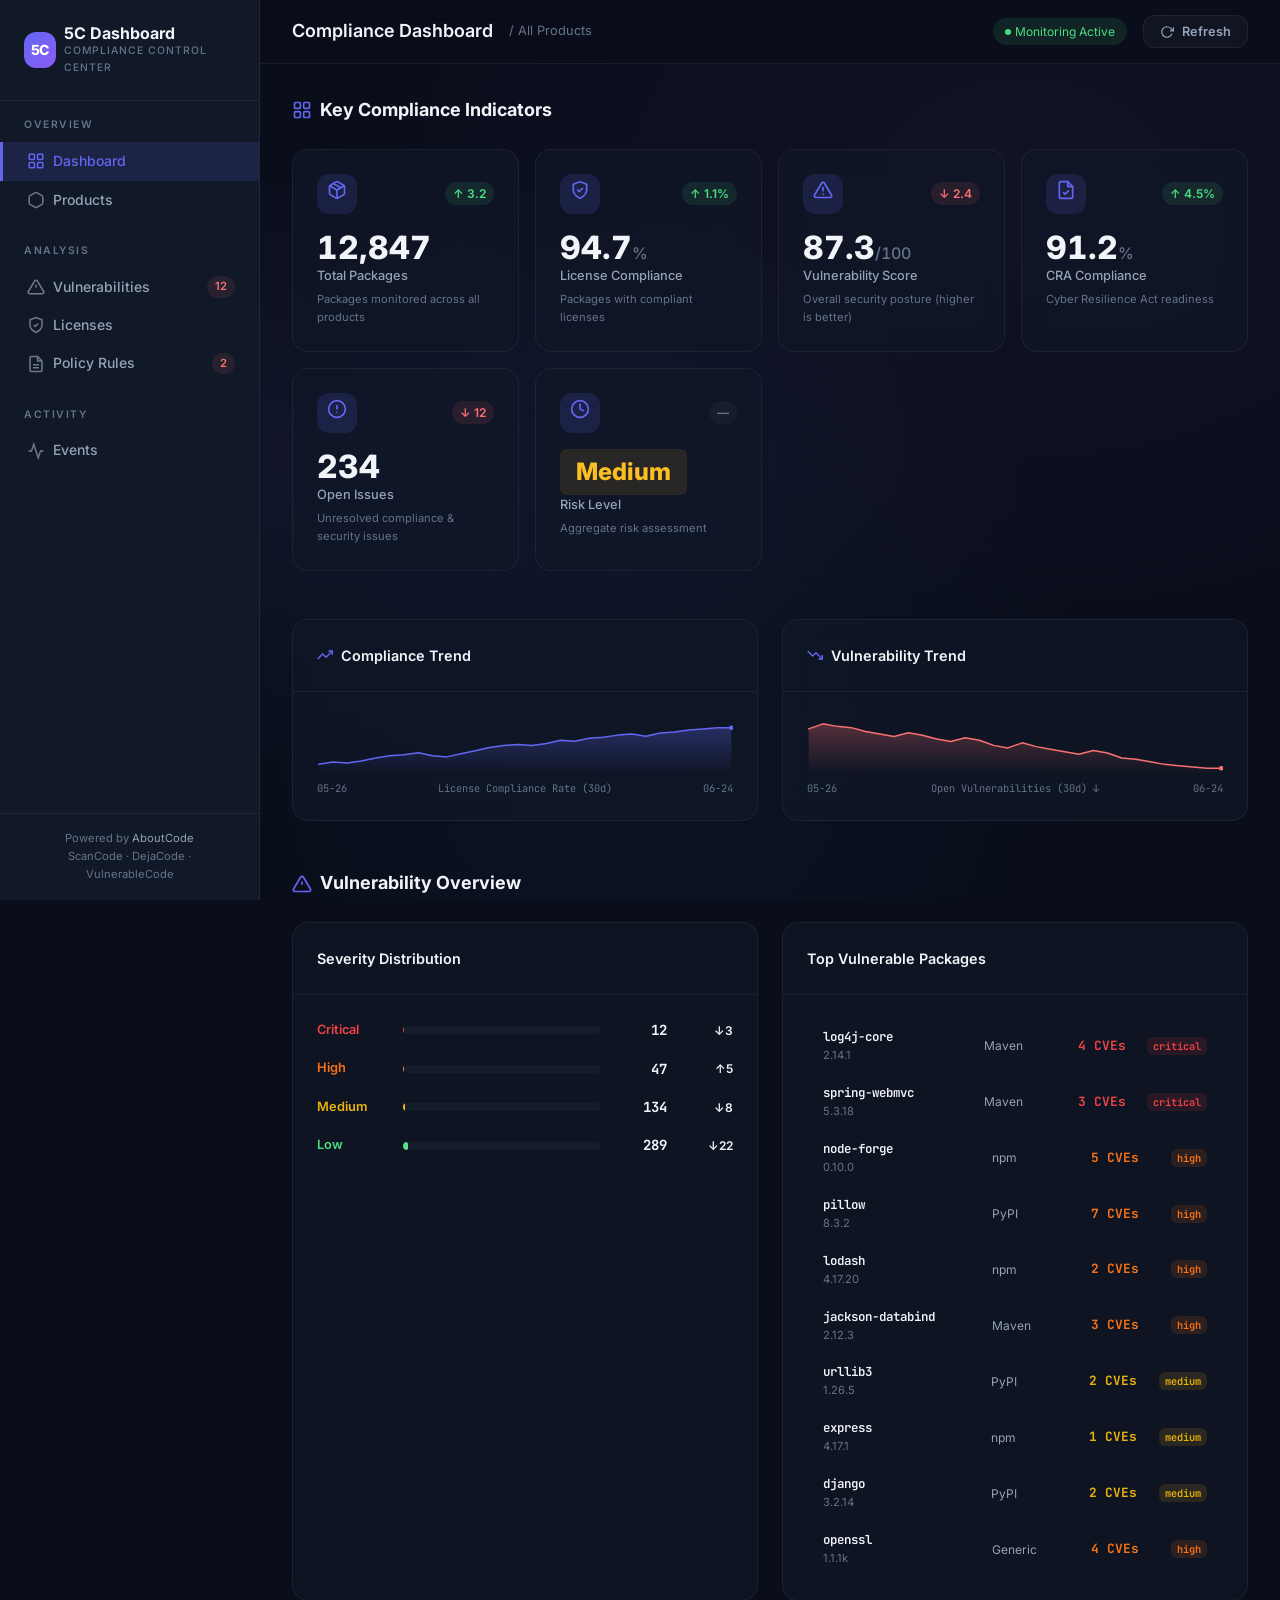
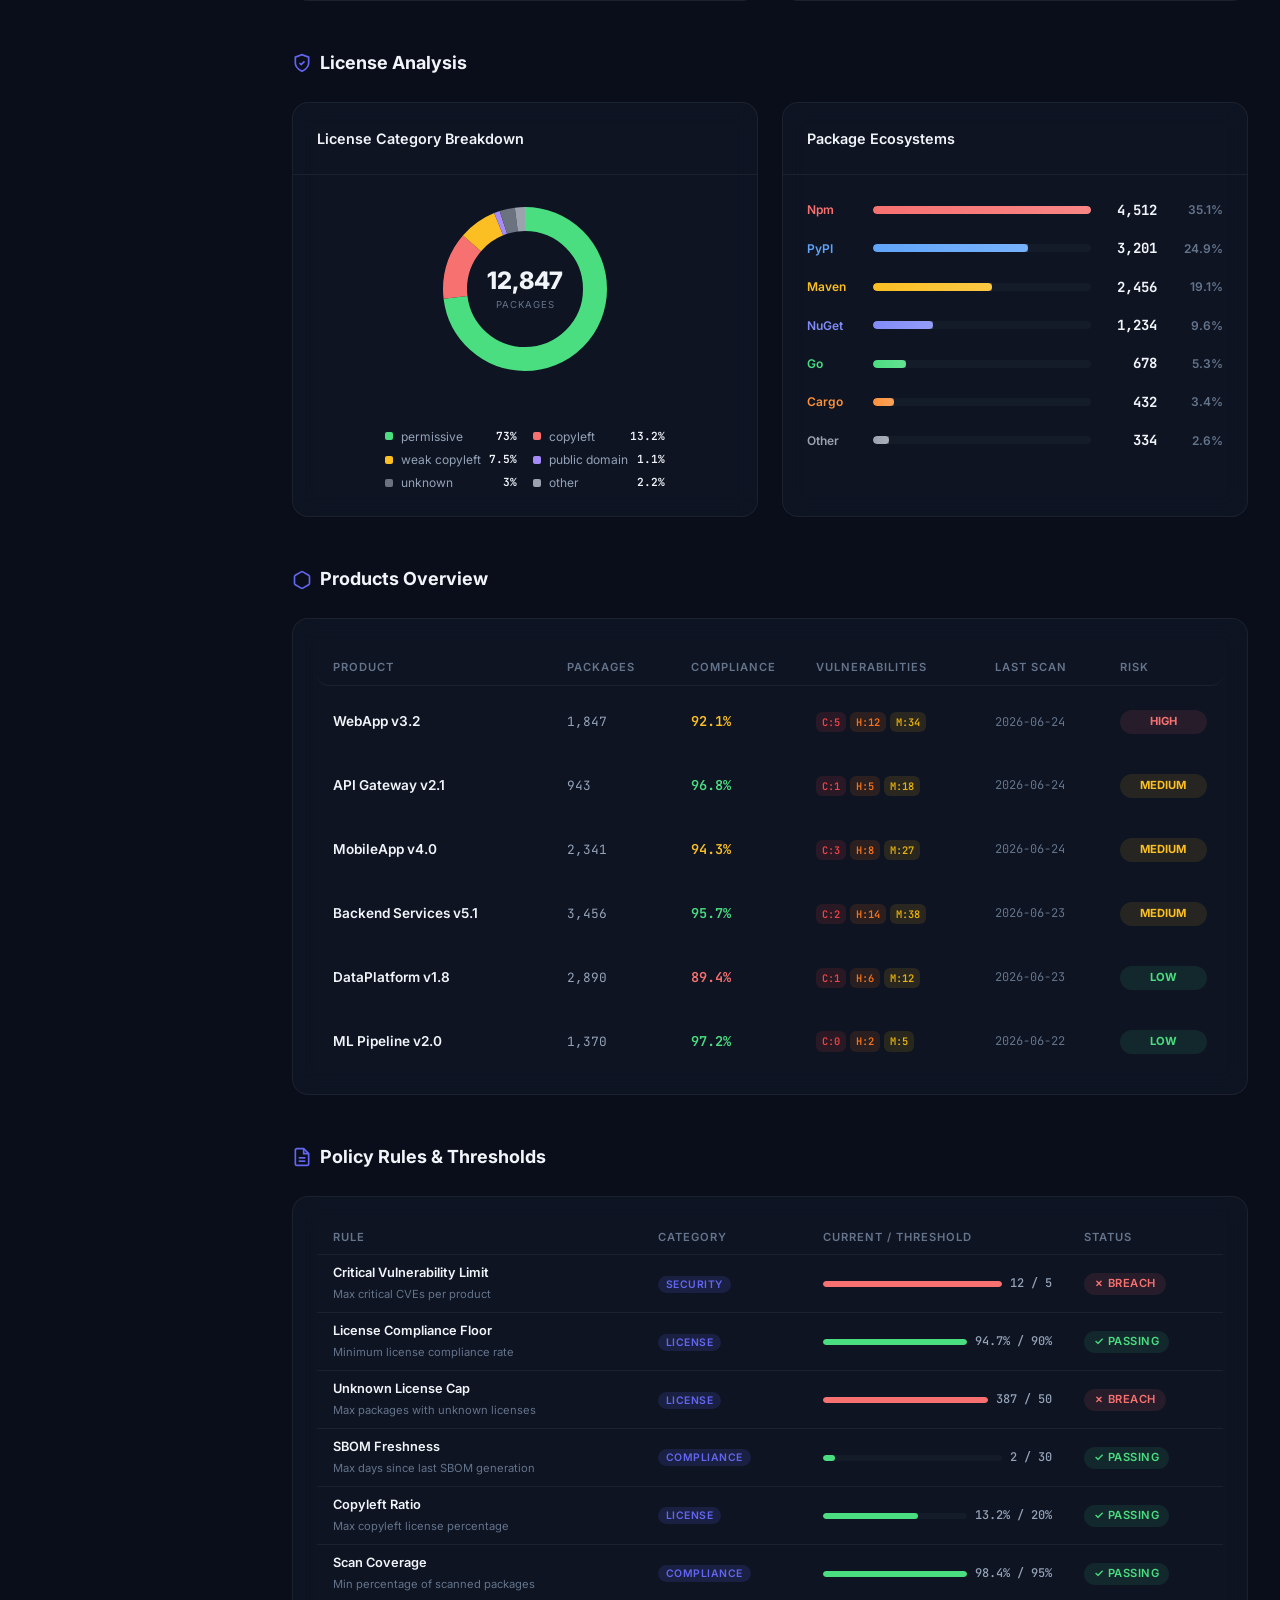
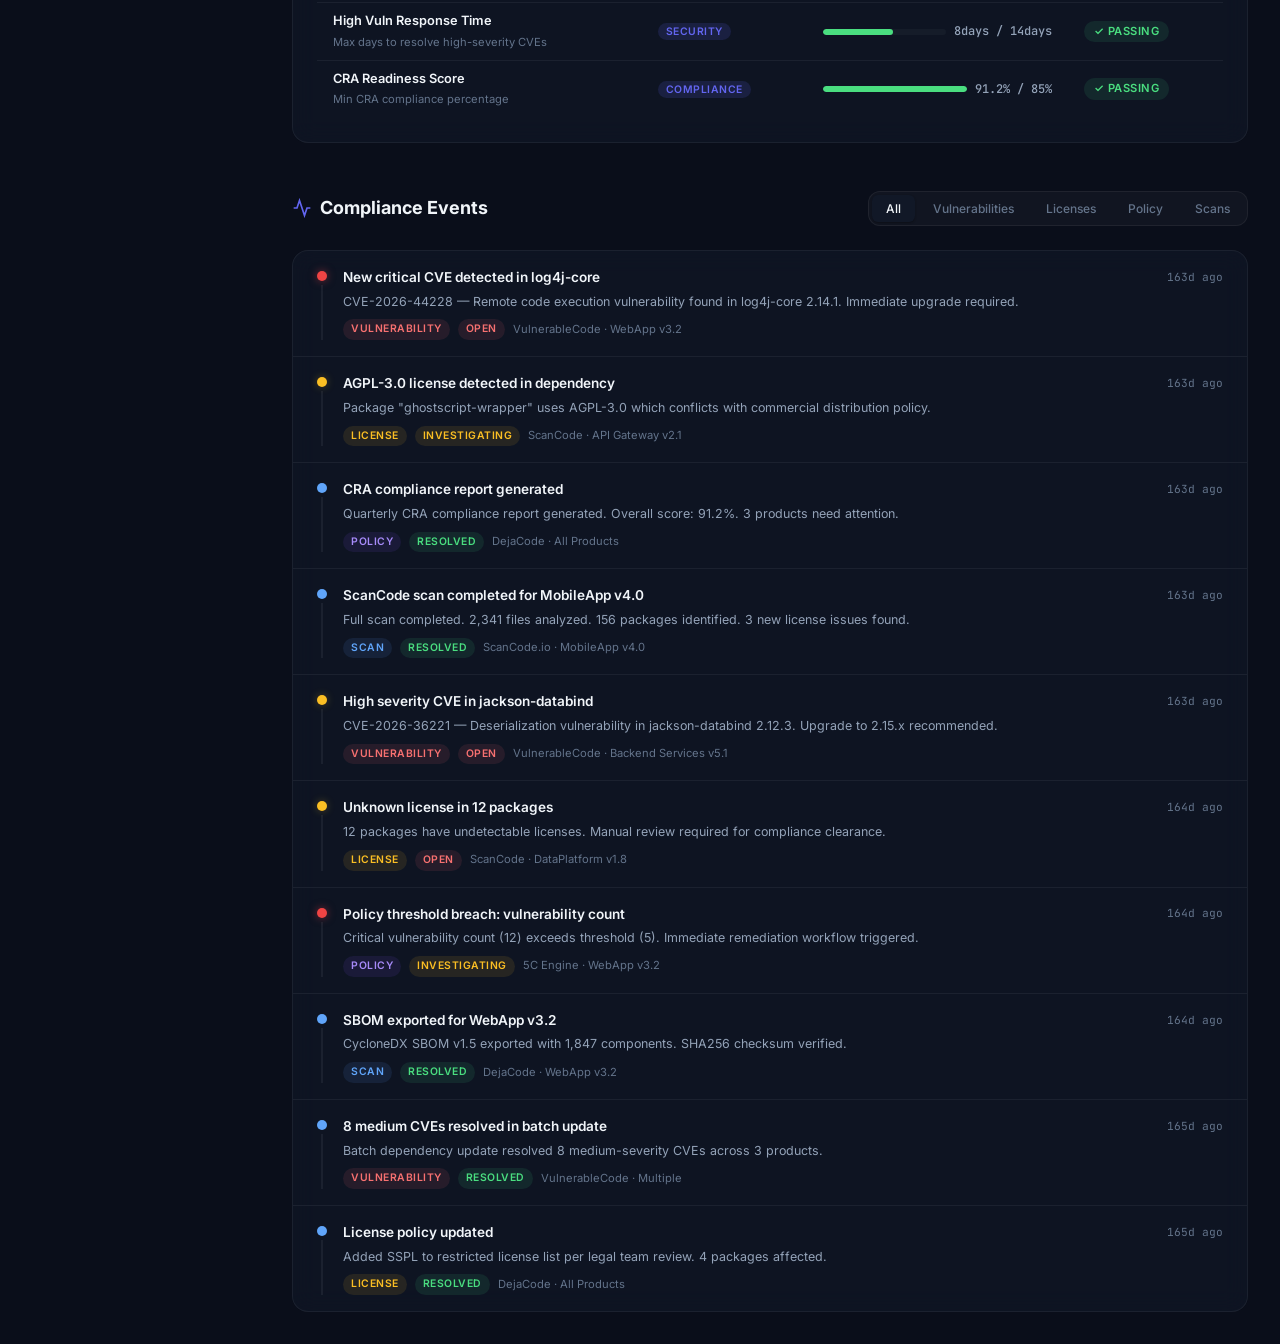
<file: 5c-dashboard/index.html>
<!DOCTYPE html>
<html lang="en">
<head>
  <meta charset="UTF-8">
  <meta name="viewport" content="width=device-width, initial-scale=1.0">
  <title>5C — Continuous Code Compliance Control Center | AboutCode</title>
  <meta name="description" content="5C provides visual compliance observability for software supply chains. Monitor packages, licenses, vulnerabilities, and CRA compliance at scale.">
  <meta name="author" content="AboutCode">
  <meta name="keywords" content="compliance, cybersecurity, SBOM, license, vulnerability, CRA, AboutCode, ScanCode, DejaCode">
  <meta property="og:title" content="5C — Continuous Code Compliance Control Center">
  <meta property="og:description" content="Visual compliance observability for software supply chains at scale.">
  <meta property="og:type" content="website">
  <link rel="icon" href="data:image/svg+xml,<svg xmlns='http://www.w3.org/2000/svg' viewBox='0 0 100 100'><text y='.9em' font-size='90'>🛡️</text></svg>">
  <link rel="stylesheet" href="index.css">
</head>
<body>

<div class="app-layout">

  <!-- ═══ Sidebar ═══ -->
  <aside class="sidebar" id="sidebar">
    <div class="sidebar-header">
      <div class="sidebar-logo">
        <div class="logo-icon">5C</div>
        <div class="logo-text">
          <span class="title">5C Dashboard</span>
          <span class="subtitle">Compliance Control Center</span>
        </div>
      </div>
    </div>

    <nav class="sidebar-nav">
      <div class="nav-section">
        <div class="nav-section-title">Overview</div>
        <div class="nav-item active" data-section="section-kci">
          <svg class="nav-icon" viewBox="0 0 24 24" fill="none" stroke="currentColor" stroke-width="2"><rect x="3" y="3" width="7" height="7" rx="1"/><rect x="14" y="3" width="7" height="7" rx="1"/><rect x="3" y="14" width="7" height="7" rx="1"/><rect x="14" y="14" width="7" height="7" rx="1"/></svg>
          Dashboard
        </div>
        <div class="nav-item" data-section="section-products">
          <svg class="nav-icon" viewBox="0 0 24 24" fill="none" stroke="currentColor" stroke-width="2"><path d="M21 16V8a2 2 0 0 0-1-1.73l-7-4a2 2 0 0 0-2 0l-7 4A2 2 0 0 0 3 8v8a2 2 0 0 0 1 1.73l7 4a2 2 0 0 0 2 0l7-4A2 2 0 0 0 21 16z"/></svg>
          Products
        </div>
      </div>

      <div class="nav-section">
        <div class="nav-section-title">Analysis</div>
        <div class="nav-item" data-section="section-vulnerabilities">
          <svg class="nav-icon" viewBox="0 0 24 24" fill="none" stroke="currentColor" stroke-width="2"><path d="M10.29 3.86L1.82 18a2 2 0 0 0 1.71 3h16.94a2 2 0 0 0 1.71-3L13.71 3.86a2 2 0 0 0-3.42 0z"/><line x1="12" y1="9" x2="12" y2="13"/><line x1="12" y1="17" x2="12.01" y2="17"/></svg>
          Vulnerabilities
          <span class="nav-badge">12</span>
        </div>
        <div class="nav-item" data-section="section-licenses">
          <svg class="nav-icon" viewBox="0 0 24 24" fill="none" stroke="currentColor" stroke-width="2"><path d="M12 22s8-4 8-10V5l-8-3-8 3v7c0 6 8 10 8 10z"/><path d="M9 12l2 2 4-4"/></svg>
          Licenses
        </div>
        <div class="nav-item" data-section="section-policies">
          <svg class="nav-icon" viewBox="0 0 24 24" fill="none" stroke="currentColor" stroke-width="2"><path d="M14 2H6a2 2 0 0 0-2 2v16a2 2 0 0 0 2 2h12a2 2 0 0 0 2-2V8z"/><polyline points="14 2 14 8 20 8"/><line x1="16" y1="13" x2="8" y2="13"/><line x1="16" y1="17" x2="8" y2="17"/></svg>
          Policy Rules
          <span class="nav-badge">2</span>
        </div>
      </div>

      <div class="nav-section">
        <div class="nav-section-title">Activity</div>
        <div class="nav-item" data-section="section-events">
          <svg class="nav-icon" viewBox="0 0 24 24" fill="none" stroke="currentColor" stroke-width="2"><polyline points="22 12 18 12 15 21 9 3 6 12 2 12"/></svg>
          Events
        </div>
      </div>
    </nav>

    <div class="sidebar-footer">
      <div class="sidebar-footer-text">
        Powered by <a href="https://aboutcode.org" target="_blank" rel="noopener">AboutCode</a><br>
        ScanCode · DejaCode · VulnerableCode
      </div>
    </div>
  </aside>

  <!-- ═══ Main Content ═══ -->
  <main class="main-content">

    <!-- Header -->
    <header class="header">
      <div class="header-left">
        <button class="mobile-menu-btn" id="mobile-menu-btn">
          <svg width="20" height="20" viewBox="0 0 24 24" fill="none" stroke="currentColor" stroke-width="2"><line x1="3" y1="12" x2="21" y2="12"/><line x1="3" y1="6" x2="21" y2="6"/><line x1="3" y1="18" x2="21" y2="18"/></svg>
        </button>
        <h1 class="header-title">Compliance Dashboard</h1>
        <span class="header-breadcrumb">/ All Products</span>
      </div>
      <div class="header-right">
        <div class="header-status">
          <span class="status-dot"></span>
          Monitoring Active
        </div>
        <button class="btn" title="Refresh data">
          <svg width="14" height="14" viewBox="0 0 24 24" fill="none" stroke="currentColor" stroke-width="2"><polyline points="23 4 23 10 17 10"/><path d="M20.49 15a9 9 0 1 1-2.12-9.36L23 10"/></svg>
          Refresh
        </button>
      </div>
    </header>

    <!-- Page Content -->
    <div class="page-content">

      <!-- ═══ KCI Section ═══ -->
      <section id="section-kci">
        <div class="section-header">
          <h2 class="section-title">
            <svg class="section-icon" viewBox="0 0 24 24" fill="none" stroke="currentColor" stroke-width="2"><rect x="3" y="3" width="7" height="7" rx="1"/><rect x="14" y="3" width="7" height="7" rx="1"/><rect x="3" y="14" width="7" height="7" rx="1"/><rect x="14" y="14" width="7" height="7" rx="1"/></svg>
            Key Compliance Indicators
          </h2>
        </div>
        <div class="kci-grid" id="kci-grid"></div>
      </section>

      <!-- ═══ Trends Section ═══ -->
      <div class="dashboard-grid" style="margin-bottom:var(--space-2xl)">
        <div class="card">
          <div class="card-header">
            <span class="card-title">
              <svg class="card-icon" viewBox="0 0 24 24" fill="none" stroke="currentColor" stroke-width="2"><polyline points="23 6 13.5 15.5 8.5 10.5 1 18"/><polyline points="17 6 23 6 23 12"/></svg>
              Compliance Trend
            </span>
          </div>
          <div class="card-body" id="compliance-trend"></div>
        </div>
        <div class="card">
          <div class="card-header">
            <span class="card-title">
              <svg class="card-icon" viewBox="0 0 24 24" fill="none" stroke="currentColor" stroke-width="2"><polyline points="23 18 13.5 8.5 8.5 13.5 1 6"/><polyline points="17 18 23 18 23 12"/></svg>
              Vulnerability Trend
            </span>
          </div>
          <div class="card-body" id="vuln-trend"></div>
        </div>
      </div>

      <!-- ═══ Vulnerabilities Section ═══ -->
      <section id="section-vulnerabilities">
        <div class="section-header">
          <h2 class="section-title">
            <svg class="section-icon" viewBox="0 0 24 24" fill="none" stroke="currentColor" stroke-width="2"><path d="M10.29 3.86L1.82 18a2 2 0 0 0 1.71 3h16.94a2 2 0 0 0 1.71-3L13.71 3.86a2 2 0 0 0-3.42 0z"/><line x1="12" y1="9" x2="12" y2="13"/><line x1="12" y1="17" x2="12.01" y2="17"/></svg>
            Vulnerability Overview
          </h2>
        </div>
        <div class="dashboard-grid">
          <div class="card">
            <div class="card-header">
              <span class="card-title">Severity Distribution</span>
            </div>
            <div class="card-body">
              <div class="severity-bars" id="vuln-severity-bars"></div>
            </div>
          </div>
          <div class="card">
            <div class="card-header">
              <span class="card-title">Top Vulnerable Packages</span>
            </div>
            <div class="card-body">
              <div class="vuln-package-list" id="top-vuln-packages"></div>
            </div>
          </div>
        </div>
      </section>

      <!-- ═══ Licenses Section ═══ -->
      <section id="section-licenses" style="margin-top:var(--space-2xl)">
        <div class="section-header">
          <h2 class="section-title">
            <svg class="section-icon" viewBox="0 0 24 24" fill="none" stroke="currentColor" stroke-width="2"><path d="M12 22s8-4 8-10V5l-8-3-8 3v7c0 6 8 10 8 10z"/><path d="M9 12l2 2 4-4"/></svg>
            License Analysis
          </h2>
        </div>
        <div class="dashboard-grid">
          <div class="card">
            <div class="card-header">
              <span class="card-title">License Category Breakdown</span>
            </div>
            <div class="card-body" id="license-donut"></div>
          </div>
          <div class="card">
            <div class="card-header">
              <span class="card-title">Package Ecosystems</span>
            </div>
            <div class="card-body" id="ecosystem-chart"></div>
          </div>
        </div>
      </section>

      <!-- ═══ Products Section ═══ -->
      <section id="section-products" style="margin-top:var(--space-2xl)">
        <div class="section-header">
          <h2 class="section-title">
            <svg class="section-icon" viewBox="0 0 24 24" fill="none" stroke="currentColor" stroke-width="2"><path d="M21 16V8a2 2 0 0 0-1-1.73l-7-4a2 2 0 0 0-2 0l-7 4A2 2 0 0 0 3 8v8a2 2 0 0 0 1 1.73l7 4a2 2 0 0 0 2 0l7-4A2 2 0 0 0 21 16z"/></svg>
            Products Overview
          </h2>
        </div>
        <div class="card full-width">
          <div class="card-body">
            <div class="products-grid" id="products-grid"></div>
          </div>
        </div>
      </section>

      <!-- ═══ Policy Rules Section ═══ -->
      <section id="section-policies" style="margin-top:var(--space-2xl)">
        <div class="section-header">
          <h2 class="section-title">
            <svg class="section-icon" viewBox="0 0 24 24" fill="none" stroke="currentColor" stroke-width="2"><path d="M14 2H6a2 2 0 0 0-2 2v16a2 2 0 0 0 2 2h12a2 2 0 0 0 2-2V8z"/><polyline points="14 2 14 8 20 8"/><line x1="16" y1="13" x2="8" y2="13"/><line x1="16" y1="17" x2="8" y2="17"/></svg>
            Policy Rules & Thresholds
          </h2>
        </div>
        <div class="card full-width">
          <div class="card-body" style="overflow-x:auto">
            <table class="policy-table">
              <thead>
                <tr>
                  <th>Rule</th>
                  <th>Category</th>
                  <th>Current / Threshold</th>
                  <th>Status</th>
                </tr>
              </thead>
              <tbody id="policy-rules-body"></tbody>
            </table>
          </div>
        </div>
      </section>

      <!-- ═══ Events Timeline Section ═══ -->
      <section id="section-events" style="margin-top:var(--space-2xl)">
        <div class="section-header">
          <h2 class="section-title">
            <svg class="section-icon" viewBox="0 0 24 24" fill="none" stroke="currentColor" stroke-width="2"><polyline points="22 12 18 12 15 21 9 3 6 12 2 12"/></svg>
            Compliance Events
          </h2>
          <div class="filter-bar">
            <button class="filter-btn active" data-filter="all">All</button>
            <button class="filter-btn" data-filter="vulnerability">Vulnerabilities</button>
            <button class="filter-btn" data-filter="license">Licenses</button>
            <button class="filter-btn" data-filter="policy">Policy</button>
            <button class="filter-btn" data-filter="scan">Scans</button>
          </div>
        </div>
        <div class="card full-width">
          <div class="events-list" id="events-list"></div>
        </div>
      </section>

    </div><!-- /page-content -->
  </main>
</div><!-- /app-layout -->

<!-- ═══ Detail Panel (Drill-Down) ═══ -->
<div class="detail-overlay" id="detail-overlay"></div>
<div class="detail-panel" id="detail-panel">
  <div class="detail-panel-header">
    <h3 class="detail-panel-title" id="detail-panel-title"></h3>
    <button class="detail-close-btn" id="detail-close-btn">
      <svg width="16" height="16" viewBox="0 0 24 24" fill="none" stroke="currentColor" stroke-width="2"><line x1="18" y1="6" x2="6" y2="18"/><line x1="6" y1="6" x2="18" y2="18"/></svg>
    </button>
  </div>
  <div class="detail-panel-body" id="detail-panel-body"></div>
</div>

<!-- Scripts -->
<script src="data/mock-data.js"></script>
<script src="app.js"></script>

</body>
</html>
</file>
<file: 5c-dashboard/index.css>
/* ═══════════════════════════════════════════════════════════
   5C: Continuous Code Compliance Control Center
   Design System & Styles
   ═══════════════════════════════════════════════════════════ */

/* ── Google Fonts ── */
@import url('https://fonts.googleapis.com/css2?family=Inter:wght@300;400;500;600;700;800&family=JetBrains+Mono:wght@400;500&display=swap');

/* ── CSS Custom Properties ── */
:root {
  /* Colors - Dark Theme */
  --bg-primary: #0a0e1a;
  --bg-secondary: #111827;
  --bg-card: rgba(17, 24, 39, 0.7);
  --bg-card-hover: rgba(30, 41, 59, 0.8);
  --bg-glass: rgba(255, 255, 255, 0.03);
  --bg-glass-hover: rgba(255, 255, 255, 0.06);

  --border-primary: rgba(255, 255, 255, 0.06);
  --border-hover: rgba(255, 255, 255, 0.12);
  --border-accent: rgba(99, 102, 241, 0.4);

  --text-primary: #f1f5f9;
  --text-secondary: #94a3b8;
  --text-muted: #64748b;
  --text-accent: #818cf8;

  /* Accent Colors */
  --accent-primary: #6366f1;
  --accent-primary-glow: rgba(99, 102, 241, 0.15);
  --accent-secondary: #8b5cf6;

  /* Status Colors */
  --color-success: #4ade80;
  --color-success-bg: rgba(74, 222, 128, 0.1);
  --color-warning: #fbbf24;
  --color-warning-bg: rgba(251, 191, 36, 0.1);
  --color-danger: #f87171;
  --color-danger-bg: rgba(248, 113, 113, 0.1);
  --color-info: #60a5fa;
  --color-info-bg: rgba(96, 165, 250, 0.1);
  --color-critical: #ef4444;
  --color-critical-bg: rgba(239, 68, 68, 0.12);

  /* Typography */
  --font-sans: 'Inter', -apple-system, BlinkMacSystemFont, 'Segoe UI', sans-serif;
  --font-mono: 'JetBrains Mono', 'Fira Code', monospace;

  /* Spacing */
  --space-xs: 0.25rem;
  --space-sm: 0.5rem;
  --space-md: 1rem;
  --space-lg: 1.5rem;
  --space-xl: 2rem;
  --space-2xl: 3rem;

  /* Radii */
  --radius-sm: 0.375rem;
  --radius-md: 0.75rem;
  --radius-lg: 1rem;
  --radius-xl: 1.25rem;

  /* Shadows */
  --shadow-sm: 0 1px 2px rgba(0, 0, 0, 0.3);
  --shadow-md: 0 4px 12px rgba(0, 0, 0, 0.4);
  --shadow-lg: 0 8px 32px rgba(0, 0, 0, 0.5);
  --shadow-glow: 0 0 20px rgba(99, 102, 241, 0.15);

  /* Transitions */
  --transition-fast: 150ms cubic-bezier(0.4, 0, 0.2, 1);
  --transition-base: 250ms cubic-bezier(0.4, 0, 0.2, 1);
  --transition-slow: 400ms cubic-bezier(0.4, 0, 0.2, 1);

  /* Layout */
  --sidebar-width: 260px;
  --header-height: 64px;
  --content-max-width: 1600px;
}

/* ── Reset & Base ── */
*,
*::before,
*::after {
  margin: 0;
  padding: 0;
  box-sizing: border-box;
}

html {
  font-size: 16px;
  scroll-behavior: smooth;
  -webkit-font-smoothing: antialiased;
  -moz-osx-font-smoothing: grayscale;
}

body {
  font-family: var(--font-sans);
  background: var(--bg-primary);
  color: var(--text-primary);
  line-height: 1.6;
  min-height: 100vh;
  overflow-x: hidden;
}

/* Animated gradient background */
body::before {
  content: '';
  position: fixed;
  top: 0;
  left: 0;
  width: 100%;
  height: 100%;
  background:
    radial-gradient(ellipse at 20% 50%, rgba(99, 102, 241, 0.08) 0%, transparent 50%),
    radial-gradient(ellipse at 80% 20%, rgba(139, 92, 246, 0.06) 0%, transparent 50%),
    radial-gradient(ellipse at 50% 80%, rgba(59, 130, 246, 0.05) 0%, transparent 50%);
  pointer-events: none;
  z-index: 0;
}

a {
  color: var(--text-accent);
  text-decoration: none;
  transition: color var(--transition-fast);
}

a:hover {
  color: var(--accent-primary);
}

/* ── Layout ── */
.app-layout {
  display: flex;
  min-height: 100vh;
  position: relative;
  z-index: 1;
}

/* ── Sidebar ── */
.sidebar {
  width: var(--sidebar-width);
  background: var(--bg-secondary);
  border-right: 1px solid var(--border-primary);
  display: flex;
  flex-direction: column;
  position: fixed;
  top: 0;
  left: 0;
  height: 100vh;
  z-index: 100;
  transition: transform var(--transition-base);
}

.sidebar-header {
  padding: var(--space-lg);
  border-bottom: 1px solid var(--border-primary);
}

.sidebar-logo {
  display: flex;
  align-items: center;
  gap: var(--space-sm);
}

.sidebar-logo .logo-icon {
  width: 36px;
  height: 36px;
  background: linear-gradient(135deg, var(--accent-primary), var(--accent-secondary));
  border-radius: var(--radius-md);
  display: flex;
  align-items: center;
  justify-content: center;
  font-weight: 800;
  font-size: 0.875rem;
  color: white;
  letter-spacing: -0.5px;
}

.sidebar-logo .logo-text {
  display: flex;
  flex-direction: column;
}

.sidebar-logo .logo-text .title {
  font-size: 1rem;
  font-weight: 700;
  color: var(--text-primary);
  line-height: 1.2;
}

.sidebar-logo .logo-text .subtitle {
  font-size: 0.65rem;
  color: var(--text-muted);
  text-transform: uppercase;
  letter-spacing: 1px;
  font-weight: 500;
}

.sidebar-nav {
  flex: 1;
  padding: var(--space-md) 0;
  overflow-y: auto;
}

.nav-section {
  margin-bottom: var(--space-lg);
}

.nav-section-title {
  font-size: 0.65rem;
  font-weight: 600;
  text-transform: uppercase;
  letter-spacing: 1.5px;
  color: var(--text-muted);
  padding: 0 var(--space-lg);
  margin-bottom: var(--space-sm);
}

.nav-item {
  display: flex;
  align-items: center;
  gap: var(--space-sm);
  padding: var(--space-sm) var(--space-lg);
  color: var(--text-secondary);
  font-size: 0.875rem;
  font-weight: 500;
  cursor: pointer;
  transition: all var(--transition-fast);
  border-left: 3px solid transparent;
  user-select: none;
}

.nav-item:hover {
  color: var(--text-primary);
  background: var(--bg-glass-hover);
}

.nav-item.active {
  color: var(--accent-primary);
  background: var(--accent-primary-glow);
  border-left-color: var(--accent-primary);
}

.nav-item .nav-icon {
  width: 18px;
  height: 18px;
  opacity: 0.7;
  flex-shrink: 0;
}

.nav-item.active .nav-icon {
  opacity: 1;
}

.nav-item .nav-badge {
  margin-left: auto;
  font-size: 0.7rem;
  font-weight: 600;
  padding: 2px 8px;
  border-radius: 999px;
  background: var(--color-danger-bg);
  color: var(--color-danger);
}

.sidebar-footer {
  padding: var(--space-md) var(--space-lg);
  border-top: 1px solid var(--border-primary);
}

.sidebar-footer-text {
  font-size: 0.7rem;
  color: var(--text-muted);
  text-align: center;
}

.sidebar-footer-text a {
  color: var(--text-secondary);
}

/* ── Main Content ── */
.main-content {
  flex: 1;
  margin-left: var(--sidebar-width);
  min-height: 100vh;
}

/* ── Header ── */
.header {
  height: var(--header-height);
  background: rgba(10, 14, 26, 0.8);
  backdrop-filter: blur(16px);
  -webkit-backdrop-filter: blur(16px);
  border-bottom: 1px solid var(--border-primary);
  display: flex;
  align-items: center;
  justify-content: space-between;
  padding: 0 var(--space-xl);
  position: sticky;
  top: 0;
  z-index: 50;
}

.header-left {
  display: flex;
  align-items: center;
  gap: var(--space-md);
}

.header-title {
  font-size: 1.125rem;
  font-weight: 600;
  color: var(--text-primary);
}

.header-breadcrumb {
  font-size: 0.8rem;
  color: var(--text-muted);
}

.header-right {
  display: flex;
  align-items: center;
  gap: var(--space-md);
}

.header-status {
  display: flex;
  align-items: center;
  gap: var(--space-xs);
  font-size: 0.75rem;
  color: var(--color-success);
  padding: 4px 12px;
  background: var(--color-success-bg);
  border-radius: 999px;
}

.header-status .status-dot {
  width: 6px;
  height: 6px;
  border-radius: 50%;
  background: var(--color-success);
  animation: pulse-dot 2s infinite;
}

@keyframes pulse-dot {
  0%, 100% { opacity: 1; }
  50% { opacity: 0.4; }
}

.mobile-menu-btn {
  display: none;
  background: none;
  border: 1px solid var(--border-primary);
  color: var(--text-primary);
  padding: var(--space-sm);
  border-radius: var(--radius-sm);
  cursor: pointer;
}

/* ── Page Content ── */
.page-content {
  padding: var(--space-xl);
  max-width: var(--content-max-width);
}

/* ── Section Headers ── */
.section-header {
  display: flex;
  align-items: center;
  justify-content: space-between;
  margin-bottom: var(--space-lg);
}

.section-title {
  font-size: 1.125rem;
  font-weight: 700;
  color: var(--text-primary);
  display: flex;
  align-items: center;
  gap: var(--space-sm);
}

.section-title .section-icon {
  width: 20px;
  height: 20px;
  color: var(--accent-primary);
}

/* ── KCI Cards Grid ── */
.kci-grid {
  display: grid;
  grid-template-columns: repeat(auto-fit, minmax(220px, 1fr));
  gap: var(--space-md);
  margin-bottom: var(--space-2xl);
}

.kci-card {
  background: var(--bg-card);
  backdrop-filter: blur(12px);
  -webkit-backdrop-filter: blur(12px);
  border: 1px solid var(--border-primary);
  border-radius: var(--radius-lg);
  padding: var(--space-lg);
  transition: all var(--transition-base);
  cursor: pointer;
  position: relative;
  overflow: hidden;
}

.kci-card::before {
  content: '';
  position: absolute;
  top: 0;
  left: 0;
  right: 0;
  height: 2px;
  background: linear-gradient(90deg, var(--accent-primary), var(--accent-secondary));
  opacity: 0;
  transition: opacity var(--transition-base);
}

.kci-card:hover {
  border-color: var(--border-hover);
  background: var(--bg-card-hover);
  transform: translateY(-2px);
  box-shadow: var(--shadow-glow);
}

.kci-card:hover::before {
  opacity: 1;
}

.kci-card-header {
  display: flex;
  align-items: center;
  justify-content: space-between;
  margin-bottom: var(--space-md);
}

.kci-card-icon {
  width: 40px;
  height: 40px;
  border-radius: var(--radius-md);
  display: flex;
  align-items: center;
  justify-content: center;
  background: var(--accent-primary-glow);
}

.kci-card-icon svg {
  width: 20px;
  height: 20px;
  color: var(--accent-primary);
}

.kci-trend {
  font-size: 0.75rem;
  font-weight: 600;
  display: flex;
  align-items: center;
  gap: 2px;
  padding: 2px 8px;
  border-radius: 999px;
}

.kci-trend.positive {
  color: var(--color-success);
  background: var(--color-success-bg);
}

.kci-trend.negative {
  color: var(--color-danger);
  background: var(--color-danger-bg);
}

.kci-trend.neutral {
  color: var(--text-muted);
  background: var(--bg-glass);
}

.kci-card-value {
  font-size: 2rem;
  font-weight: 800;
  color: var(--text-primary);
  line-height: 1.1;
  margin-bottom: var(--space-xs);
  font-variant-numeric: tabular-nums;
}

.kci-card-value .kci-unit {
  font-size: 1rem;
  font-weight: 500;
  color: var(--text-muted);
}

.kci-card-label {
  font-size: 0.8rem;
  color: var(--text-secondary);
  font-weight: 500;
}

.kci-card-description {
  font-size: 0.7rem;
  color: var(--text-muted);
  margin-top: var(--space-xs);
}

/* Risk level special styling */
.kci-card .risk-badge {
  font-size: 1.5rem;
  font-weight: 800;
  padding: 4px 16px;
  border-radius: var(--radius-sm);
  display: inline-block;
}

.kci-card .risk-badge.risk-low { color: var(--color-success); background: var(--color-success-bg); }
.kci-card .risk-badge.risk-medium { color: var(--color-warning); background: var(--color-warning-bg); }
.kci-card .risk-badge.risk-high { color: var(--color-danger); background: var(--color-danger-bg); }
.kci-card .risk-badge.risk-critical { color: var(--color-critical); background: var(--color-critical-bg); }

/* ── Dashboard Grid ── */
.dashboard-grid {
  display: grid;
  grid-template-columns: 1fr 1fr;
  gap: var(--space-lg);
  margin-bottom: var(--space-2xl);
}

.dashboard-grid.three-col {
  grid-template-columns: 1fr 1fr 1fr;
}

/* ── Card Component ── */
.card {
  background: var(--bg-card);
  backdrop-filter: blur(12px);
  -webkit-backdrop-filter: blur(12px);
  border: 1px solid var(--border-primary);
  border-radius: var(--radius-lg);
  overflow: hidden;
  transition: border-color var(--transition-base);
}

.card:hover {
  border-color: var(--border-hover);
}

.card-header {
  display: flex;
  align-items: center;
  justify-content: space-between;
  padding: var(--space-lg);
  border-bottom: 1px solid var(--border-primary);
}

.card-title {
  font-size: 0.9rem;
  font-weight: 600;
  color: var(--text-primary);
  display: flex;
  align-items: center;
  gap: var(--space-sm);
}

.card-title .card-icon {
  width: 16px;
  height: 16px;
  color: var(--accent-primary);
}

.card-body {
  padding: var(--space-lg);
}

.card.full-width {
  grid-column: 1 / -1;
}

/* ── Chart Containers ── */
.chart-container {
  width: 100%;
  position: relative;
}

.chart-container canvas {
  width: 100% !important;
  height: 250px !important;
}

/* ── Vulnerability Severity Bars ── */
.severity-bars {
  display: flex;
  flex-direction: column;
  gap: var(--space-md);
}

.severity-bar-row {
  display: flex;
  align-items: center;
  gap: var(--space-md);
}

.severity-label {
  width: 70px;
  font-size: 0.8rem;
  font-weight: 600;
  text-transform: capitalize;
}

.severity-label.critical { color: var(--color-critical); }
.severity-label.high { color: #f97316; }
.severity-label.medium { color: #eab308; }
.severity-label.low { color: var(--color-success); }

.severity-bar-track {
  flex: 1;
  height: 8px;
  background: var(--bg-glass);
  border-radius: 999px;
  overflow: hidden;
}

.severity-bar-fill {
  height: 100%;
  border-radius: 999px;
  transition: width 1s cubic-bezier(0.4, 0, 0.2, 1);
  position: relative;
}

.severity-bar-fill::after {
  content: '';
  position: absolute;
  top: 0;
  left: 0;
  right: 0;
  bottom: 0;
  background: linear-gradient(90deg, transparent, rgba(255,255,255,0.15));
}

.severity-bar-fill.critical { background: var(--color-critical); }
.severity-bar-fill.high { background: #f97316; }
.severity-bar-fill.medium { background: #eab308; }
.severity-bar-fill.low { background: var(--color-success); }

.severity-count {
  width: 50px;
  text-align: right;
  font-size: 0.875rem;
  font-weight: 700;
  font-family: var(--font-mono);
  color: var(--text-primary);
}

.severity-trend {
  width: 50px;
  text-align: right;
  font-size: 0.75rem;
  font-weight: 600;
}

/* ── Events Timeline ── */
.events-list {
  display: flex;
  flex-direction: column;
}

.event-item {
  display: flex;
  gap: var(--space-md);
  padding: var(--space-md) var(--space-lg);
  border-bottom: 1px solid var(--border-primary);
  transition: background var(--transition-fast);
  cursor: pointer;
}

.event-item:last-child {
  border-bottom: none;
}

.event-item:hover {
  background: var(--bg-glass-hover);
}

.event-indicator {
  display: flex;
  flex-direction: column;
  align-items: center;
  gap: 4px;
  padding-top: 4px;
}

.event-dot {
  width: 10px;
  height: 10px;
  border-radius: 50%;
  flex-shrink: 0;
}

.event-dot.critical { background: var(--color-critical); box-shadow: 0 0 8px rgba(239, 68, 68, 0.5); }
.event-dot.high, .event-dot.warning { background: var(--color-warning); box-shadow: 0 0 8px rgba(251, 191, 36, 0.3); }
.event-dot.medium, .event-dot.info { background: var(--color-info); }
.event-dot.low { background: var(--color-success); }

.event-line {
  width: 2px;
  flex: 1;
  background: var(--border-primary);
  min-height: 20px;
}

.event-content {
  flex: 1;
  min-width: 0;
}

.event-header {
  display: flex;
  align-items: center;
  justify-content: space-between;
  gap: var(--space-sm);
  margin-bottom: 4px;
}

.event-title {
  font-size: 0.85rem;
  font-weight: 600;
  color: var(--text-primary);
  white-space: nowrap;
  overflow: hidden;
  text-overflow: ellipsis;
}

.event-time {
  font-size: 0.7rem;
  color: var(--text-muted);
  white-space: nowrap;
  font-family: var(--font-mono);
}

.event-details {
  font-size: 0.78rem;
  color: var(--text-secondary);
  line-height: 1.5;
  margin-bottom: var(--space-sm);
}

.event-meta {
  display: flex;
  align-items: center;
  gap: var(--space-sm);
  flex-wrap: wrap;
}

.event-tag {
  font-size: 0.65rem;
  font-weight: 600;
  padding: 2px 8px;
  border-radius: 999px;
  text-transform: uppercase;
  letter-spacing: 0.5px;
}

.event-tag.vulnerability { background: var(--color-danger-bg); color: var(--color-danger); }
.event-tag.license { background: rgba(251, 191, 36, 0.1); color: var(--color-warning); }
.event-tag.policy { background: rgba(139, 92, 246, 0.1); color: #a78bfa; }
.event-tag.scan { background: var(--color-info-bg); color: var(--color-info); }

.event-tag.status-open { background: var(--color-danger-bg); color: var(--color-danger); }
.event-tag.status-investigating { background: var(--color-warning-bg); color: var(--color-warning); }
.event-tag.status-resolved { background: var(--color-success-bg); color: var(--color-success); }

/* ── Policy Rules Table ── */
.policy-table {
  width: 100%;
  border-collapse: collapse;
}

.policy-table th {
  font-size: 0.7rem;
  font-weight: 600;
  text-transform: uppercase;
  letter-spacing: 1px;
  color: var(--text-muted);
  text-align: left;
  padding: var(--space-sm) var(--space-md);
  border-bottom: 1px solid var(--border-primary);
}

.policy-table td {
  font-size: 0.8rem;
  padding: var(--space-sm) var(--space-md);
  border-bottom: 1px solid var(--border-primary);
  color: var(--text-secondary);
}

.policy-table tr:last-child td {
  border-bottom: none;
}

.policy-table tr:hover td {
  background: var(--bg-glass-hover);
}

.policy-name {
  font-weight: 600;
  color: var(--text-primary);
}

.policy-status {
  display: inline-flex;
  align-items: center;
  gap: 4px;
  font-size: 0.7rem;
  font-weight: 600;
  padding: 2px 10px;
  border-radius: 999px;
  text-transform: uppercase;
  letter-spacing: 0.5px;
}

.policy-status.passing {
  background: var(--color-success-bg);
  color: var(--color-success);
}

.policy-status.breach {
  background: var(--color-danger-bg);
  color: var(--color-danger);
  animation: pulse-breach 2s infinite;
}

@keyframes pulse-breach {
  0%, 100% { opacity: 1; }
  50% { opacity: 0.7; }
}

.policy-progress {
  display: flex;
  align-items: center;
  gap: var(--space-sm);
}

.policy-progress-bar {
  flex: 1;
  height: 6px;
  background: var(--bg-glass);
  border-radius: 999px;
  overflow: hidden;
  min-width: 60px;
}

.policy-progress-fill {
  height: 100%;
  border-radius: 999px;
  transition: width 1s ease;
}

.policy-progress-text {
  font-family: var(--font-mono);
  font-size: 0.75rem;
  font-weight: 500;
  white-space: nowrap;
}

/* ── Products Table ── */
.products-grid {
  display: grid;
  gap: var(--space-sm);
}

.product-row {
  display: grid;
  grid-template-columns: 2fr 1fr 1fr 1.5fr 1fr 0.8fr;
  align-items: center;
  gap: var(--space-md);
  padding: var(--space-md);
  border-radius: var(--radius-md);
  transition: background var(--transition-fast);
  cursor: pointer;
}

.product-row:hover {
  background: var(--bg-glass-hover);
}

.product-row-header {
  font-size: 0.7rem;
  font-weight: 600;
  text-transform: uppercase;
  letter-spacing: 1px;
  color: var(--text-muted);
  cursor: default;
  border-bottom: 1px solid var(--border-primary);
  padding-bottom: var(--space-sm);
}

.product-row-header:hover {
  background: transparent;
}

.product-name {
  font-weight: 600;
  color: var(--text-primary);
  font-size: 0.85rem;
}

.product-packages {
  font-family: var(--font-mono);
  font-size: 0.8rem;
  color: var(--text-secondary);
}

.product-compliance {
  font-family: var(--font-mono);
  font-weight: 600;
  font-size: 0.85rem;
}

.product-vulns {
  display: flex;
  gap: var(--space-xs);
}

.vuln-pill {
  font-size: 0.65rem;
  font-weight: 600;
  padding: 2px 6px;
  border-radius: var(--radius-sm);
  font-family: var(--font-mono);
}

.vuln-pill.critical { background: var(--color-critical-bg); color: var(--color-critical); }
.vuln-pill.high { background: rgba(249, 115, 22, 0.12); color: #f97316; }
.vuln-pill.medium { background: rgba(234, 179, 8, 0.12); color: #eab308; }

.product-scan {
  font-size: 0.75rem;
  color: var(--text-muted);
  font-family: var(--font-mono);
}

.risk-indicator {
  font-size: 0.7rem;
  font-weight: 700;
  text-transform: uppercase;
  padding: 3px 10px;
  border-radius: 999px;
  text-align: center;
}

.risk-indicator.low { background: var(--color-success-bg); color: var(--color-success); }
.risk-indicator.medium { background: var(--color-warning-bg); color: var(--color-warning); }
.risk-indicator.high { background: var(--color-danger-bg); color: var(--color-danger); }

/* ── Donut Chart Legend ── */
.chart-legend {
  display: grid;
  grid-template-columns: 1fr 1fr;
  gap: var(--space-xs) var(--space-md);
  margin-top: var(--space-md);
}

.legend-item {
  display: flex;
  align-items: center;
  gap: var(--space-sm);
  font-size: 0.75rem;
  color: var(--text-secondary);
}

.legend-dot {
  width: 8px;
  height: 8px;
  border-radius: 2px;
  flex-shrink: 0;
}

.legend-value {
  margin-left: auto;
  font-weight: 600;
  color: var(--text-primary);
  font-family: var(--font-mono);
  font-size: 0.7rem;
}

/* ── Buttons ── */
.btn {
  display: inline-flex;
  align-items: center;
  gap: var(--space-sm);
  padding: var(--space-sm) var(--space-md);
  font-size: 0.8rem;
  font-weight: 600;
  font-family: var(--font-sans);
  border: 1px solid var(--border-primary);
  border-radius: var(--radius-md);
  background: var(--bg-glass);
  color: var(--text-secondary);
  cursor: pointer;
  transition: all var(--transition-fast);
  white-space: nowrap;
}

.btn:hover {
  background: var(--bg-glass-hover);
  border-color: var(--border-hover);
  color: var(--text-primary);
}

.btn-primary {
  background: var(--accent-primary);
  border-color: var(--accent-primary);
  color: white;
}

.btn-primary:hover {
  background: #5558e6;
  border-color: #5558e6;
  color: white;
  box-shadow: var(--shadow-glow);
}

.btn svg {
  width: 14px;
  height: 14px;
}

/* ── Filter/Tab Bar ── */
.filter-bar {
  display: flex;
  align-items: center;
  gap: var(--space-xs);
  padding: 3px;
  background: var(--bg-glass);
  border-radius: var(--radius-md);
  border: 1px solid var(--border-primary);
}

.filter-btn {
  padding: 6px 14px;
  font-size: 0.75rem;
  font-weight: 500;
  font-family: var(--font-sans);
  color: var(--text-muted);
  background: transparent;
  border: none;
  border-radius: var(--radius-sm);
  cursor: pointer;
  transition: all var(--transition-fast);
}

.filter-btn:hover {
  color: var(--text-secondary);
  background: var(--bg-glass-hover);
}

.filter-btn.active {
  color: var(--text-primary);
  background: var(--bg-secondary);
  box-shadow: var(--shadow-sm);
}

/* ── Detail Modal/Panel ── */
.detail-overlay {
  position: fixed;
  top: 0;
  left: 0;
  right: 0;
  bottom: 0;
  background: rgba(0, 0, 0, 0.6);
  backdrop-filter: blur(4px);
  z-index: 200;
  opacity: 0;
  pointer-events: none;
  transition: opacity var(--transition-base);
}

.detail-overlay.active {
  opacity: 1;
  pointer-events: all;
}

.detail-panel {
  position: fixed;
  top: 0;
  right: 0;
  width: min(600px, 90vw);
  height: 100vh;
  background: var(--bg-secondary);
  border-left: 1px solid var(--border-primary);
  z-index: 201;
  transform: translateX(100%);
  transition: transform var(--transition-slow);
  overflow-y: auto;
  display: flex;
  flex-direction: column;
}

.detail-panel.active {
  transform: translateX(0);
}

.detail-panel-header {
  display: flex;
  align-items: center;
  justify-content: space-between;
  padding: var(--space-lg);
  border-bottom: 1px solid var(--border-primary);
  position: sticky;
  top: 0;
  background: var(--bg-secondary);
  z-index: 1;
}

.detail-panel-title {
  font-size: 1rem;
  font-weight: 700;
}

.detail-close-btn {
  width: 32px;
  height: 32px;
  display: flex;
  align-items: center;
  justify-content: center;
  background: var(--bg-glass);
  border: 1px solid var(--border-primary);
  border-radius: var(--radius-sm);
  color: var(--text-secondary);
  cursor: pointer;
  transition: all var(--transition-fast);
}

.detail-close-btn:hover {
  background: var(--bg-glass-hover);
  color: var(--text-primary);
}

.detail-panel-body {
  flex: 1;
  padding: var(--space-lg);
}

.detail-section {
  margin-bottom: var(--space-xl);
}

.detail-section-title {
  font-size: 0.75rem;
  font-weight: 600;
  text-transform: uppercase;
  letter-spacing: 1px;
  color: var(--text-muted);
  margin-bottom: var(--space-md);
  padding-bottom: var(--space-sm);
  border-bottom: 1px solid var(--border-primary);
}

.detail-field {
  display: flex;
  justify-content: space-between;
  align-items: center;
  padding: var(--space-sm) 0;
  font-size: 0.85rem;
}

.detail-field-label {
  color: var(--text-muted);
  font-weight: 500;
}

.detail-field-value {
  color: var(--text-primary);
  font-weight: 600;
  font-family: var(--font-mono);
  font-size: 0.8rem;
}

/* ── Animations ── */
@keyframes fade-in {
  from { opacity: 0; transform: translateY(10px); }
  to { opacity: 1; transform: translateY(0); }
}

@keyframes slide-in-right {
  from { opacity: 0; transform: translateX(20px); }
  to { opacity: 1; transform: translateX(0); }
}

@keyframes count-up {
  from { opacity: 0; }
  to { opacity: 1; }
}

.animate-in {
  animation: fade-in 0.5s ease forwards;
}

.animate-in-delay-1 { animation-delay: 0.05s; opacity: 0; }
.animate-in-delay-2 { animation-delay: 0.1s; opacity: 0; }
.animate-in-delay-3 { animation-delay: 0.15s; opacity: 0; }
.animate-in-delay-4 { animation-delay: 0.2s; opacity: 0; }
.animate-in-delay-5 { animation-delay: 0.25s; opacity: 0; }
.animate-in-delay-6 { animation-delay: 0.3s; opacity: 0; }

/* ── Scrollbar ── */
::-webkit-scrollbar {
  width: 6px;
}

::-webkit-scrollbar-track {
  background: transparent;
}

::-webkit-scrollbar-thumb {
  background: rgba(255, 255, 255, 0.1);
  border-radius: 999px;
}

::-webkit-scrollbar-thumb:hover {
  background: rgba(255, 255, 255, 0.2);
}

/* ── Empty state ── */
.empty-state {
  text-align: center;
  padding: var(--space-2xl);
  color: var(--text-muted);
}

.empty-state-icon {
  width: 48px;
  height: 48px;
  margin: 0 auto var(--space-md);
  opacity: 0.3;
}

/* ── Responsive ── */
@media (max-width: 1200px) {
  .dashboard-grid {
    grid-template-columns: 1fr;
  }
  .dashboard-grid.three-col {
    grid-template-columns: 1fr 1fr;
  }
}

@media (max-width: 768px) {
  .sidebar {
    transform: translateX(-100%);
  }

  .sidebar.open {
    transform: translateX(0);
  }

  .main-content {
    margin-left: 0;
  }

  .mobile-menu-btn {
    display: flex;
  }

  .header {
    padding: 0 var(--space-md);
  }

  .page-content {
    padding: var(--space-md);
  }

  .kci-grid {
    grid-template-columns: 1fr 1fr;
  }

  .dashboard-grid.three-col {
    grid-template-columns: 1fr;
  }

  .product-row {
    grid-template-columns: 1fr;
    gap: var(--space-xs);
  }

  .product-row-header {
    display: none;
  }

  .header-breadcrumb {
    display: none;
  }
}

@media (max-width: 480px) {
  .kci-grid {
    grid-template-columns: 1fr;
  }
}

/* ── Canvas/SVG charts ── */
.donut-chart-wrapper {
  display: flex;
  align-items: center;
  justify-content: center;
  gap: var(--space-xl);
  flex-wrap: wrap;
}

.donut-chart-svg {
  width: 180px;
  height: 180px;
  flex-shrink: 0;
}

.donut-center-text {
  font-family: var(--font-sans);
  fill: var(--text-primary);
}

.donut-center-value {
  font-size: 1.5rem;
  font-weight: 800;
}

.donut-center-label {
  font-size: 0.6rem;
  fill: var(--text-muted);
  text-transform: uppercase;
  letter-spacing: 1px;
}

/* ── Sparkline ── */
.sparkline-container {
  width: 100%;
  height: 60px;
}

.sparkline-container svg {
  width: 100%;
  height: 100%;
}

/* ── Top Vulnerable Packages ── */
.vuln-package-list {
  display: flex;
  flex-direction: column;
  gap: 2px;
}

.vuln-package-item {
  display: grid;
  grid-template-columns: 2fr 1fr 0.8fr 0.6fr;
  gap: var(--space-md);
  align-items: center;
  padding: var(--space-sm) var(--space-md);
  border-radius: var(--radius-sm);
  transition: background var(--transition-fast);
  cursor: pointer;
  font-size: 0.8rem;
}

.vuln-package-item:hover {
  background: var(--bg-glass-hover);
}

.vuln-package-name {
  font-weight: 600;
  color: var(--text-primary);
  font-family: var(--font-mono);
  font-size: 0.78rem;
}

.vuln-package-version {
  color: var(--text-muted);
  font-size: 0.7rem;
}

.vuln-package-ecosystem {
  color: var(--text-secondary);
  font-size: 0.75rem;
}

.vuln-package-count {
  font-family: var(--font-mono);
  font-weight: 700;
  text-align: center;
}

.vuln-package-severity {
  text-align: right;
}
</file>
